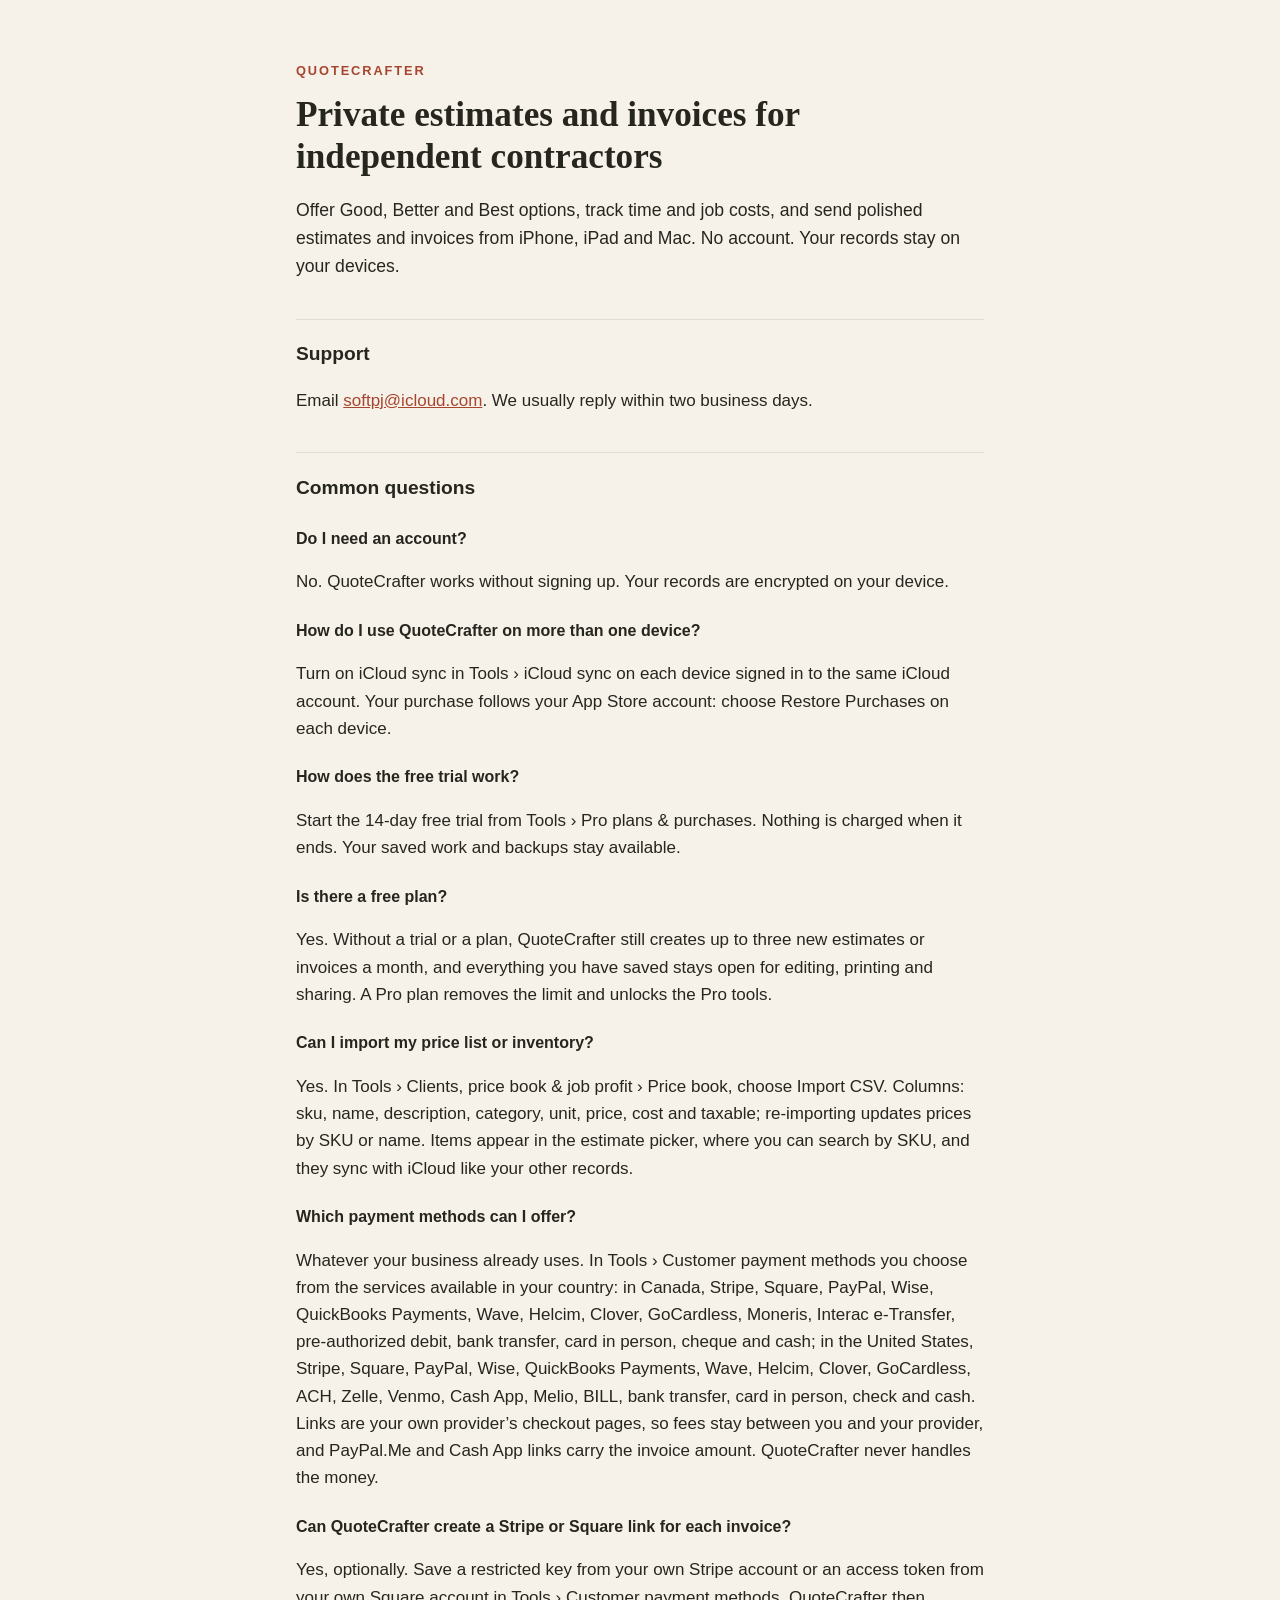
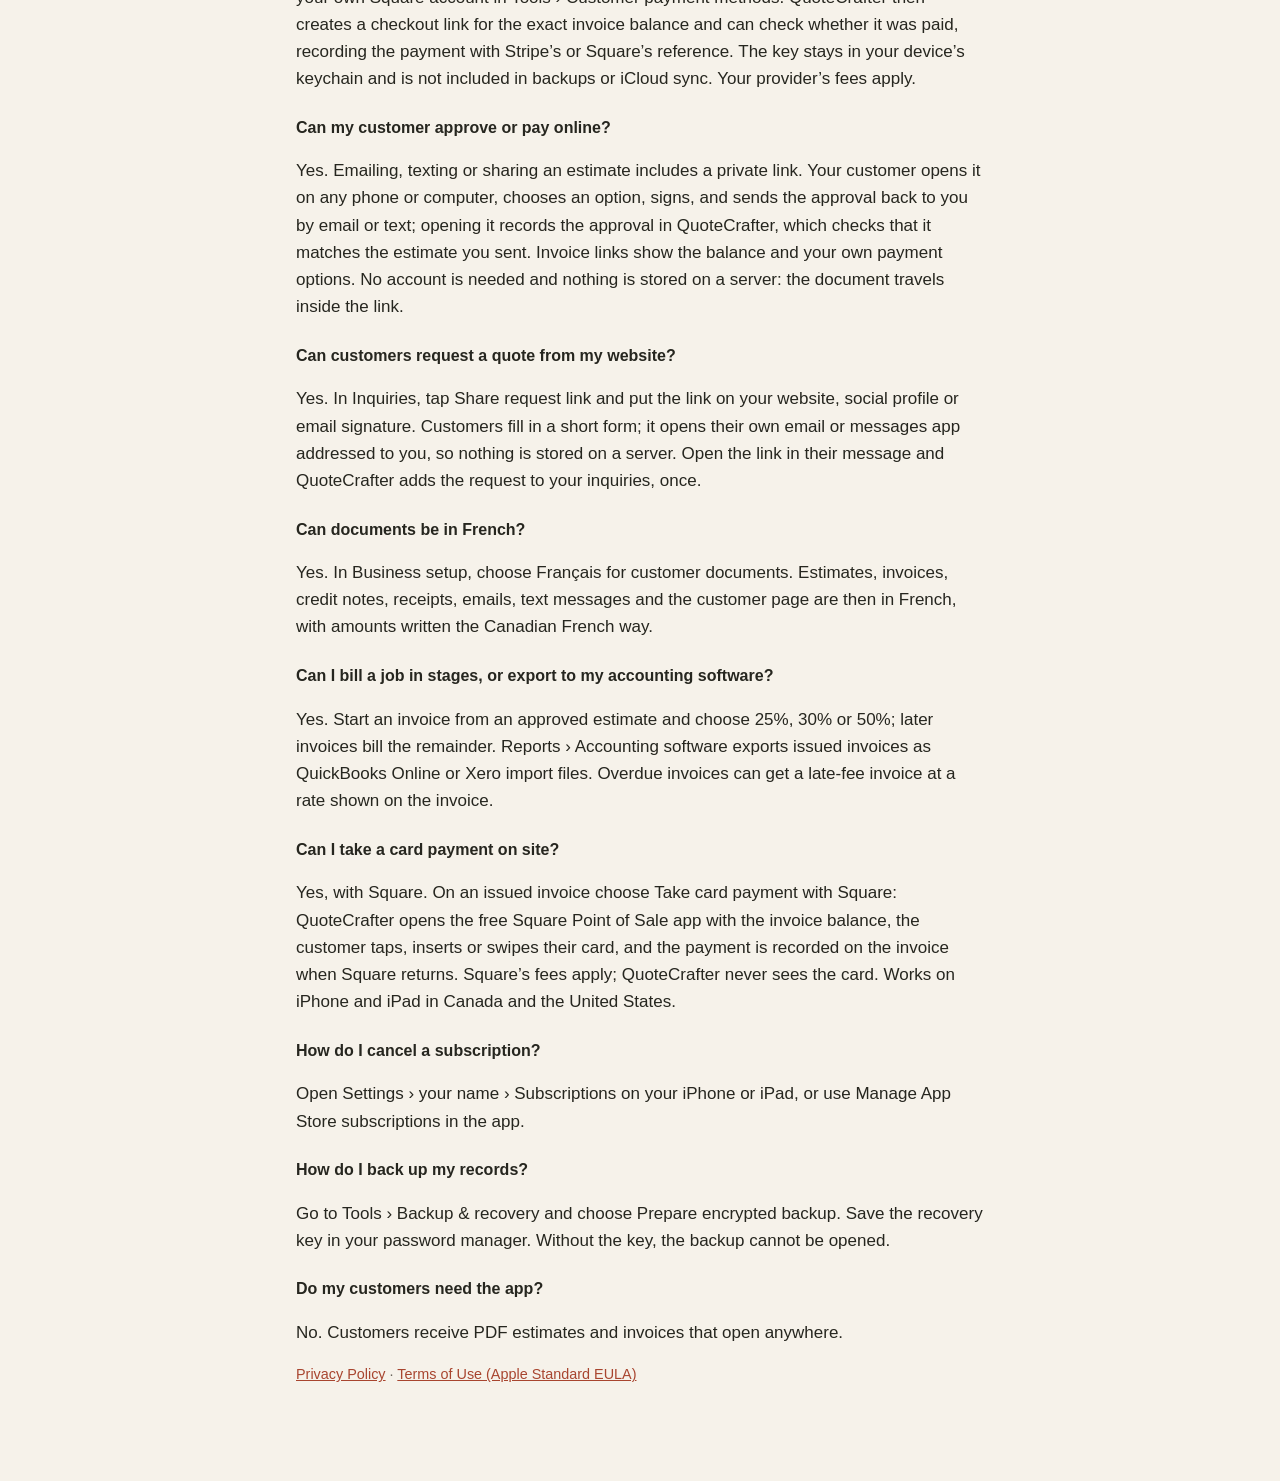
<file: index.html>
<!doctype html>
<html lang="en">
<head>
<meta charset="utf-8">
<meta name="viewport" content="width=device-width, initial-scale=1">
<title>QuoteCrafter Support</title>
<link rel="stylesheet" href="style.css">
</head>
<body>
<main>
<p class="kicker">QuoteCrafter</p>
<h1>Private estimates and invoices for independent contractors</h1>
<p class="lead">Offer Good, Better and Best options, track time and job costs, and send polished estimates and invoices from iPhone, iPad and Mac. No account. Your records stay on your devices.</p>

<h2>Support</h2>
<p>Email <a href="mailto:softpj@icloud.com">softpj@icloud.com</a>. We usually reply within two business days.</p>

<h2>Common questions</h2>
<h3>Do I need an account?</h3>
<p>No. QuoteCrafter works without signing up. Your records are encrypted on your device.</p>

<h3>How do I use QuoteCrafter on more than one device?</h3>
<p>Turn on iCloud sync in Tools &rsaquo; iCloud sync on each device signed in to the same iCloud account. Your purchase follows your App Store account: choose Restore Purchases on each device.</p>

<h3>How does the free trial work?</h3>
<p>Start the 14-day free trial from Tools &rsaquo; Pro plans &amp; purchases. Nothing is charged when it ends. Your saved work and backups stay available.</p>

<h3>Is there a free plan?</h3>
<p>Yes. Without a trial or a plan, QuoteCrafter still creates up to three new estimates or invoices a month, and everything you have saved stays open for editing, printing and sharing. A Pro plan removes the limit and unlocks the Pro tools.</p>

<h3>Can I import my price list or inventory?</h3>
<p>Yes. In Tools &rsaquo; Clients, price book &amp; job profit &rsaquo; Price book, choose Import CSV. Columns: sku, name, description, category, unit, price, cost and taxable; re-importing updates prices by SKU or name. Items appear in the estimate picker, where you can search by SKU, and they sync with iCloud like your other records.</p>

<h3>Which payment methods can I offer?</h3>
<p>Whatever your business already uses. In Tools &rsaquo; Customer payment methods you choose from the services available in your country: in Canada, Stripe, Square, PayPal, Wise, QuickBooks Payments, Wave, Helcim, Clover, GoCardless, Moneris, Interac e-Transfer, pre-authorized debit, bank transfer, card in person, cheque and cash; in the United States, Stripe, Square, PayPal, Wise, QuickBooks Payments, Wave, Helcim, Clover, GoCardless, ACH, Zelle, Venmo, Cash App, Melio, BILL, bank transfer, card in person, check and cash. Links are your own provider&rsquo;s checkout pages, so fees stay between you and your provider, and PayPal.Me and Cash App links carry the invoice amount. QuoteCrafter never handles the money.</p>

<h3>Can QuoteCrafter create a Stripe or Square link for each invoice?</h3>
<p>Yes, optionally. Save a restricted key from your own Stripe account or an access token from your own Square account in Tools &rsaquo; Customer payment methods. QuoteCrafter then creates a checkout link for the exact invoice balance and can check whether it was paid, recording the payment with Stripe&rsquo;s or Square&rsquo;s reference. The key stays in your device&rsquo;s keychain and is not included in backups or iCloud sync. Your provider&rsquo;s fees apply.</p>

<h3>Can my customer approve or pay online?</h3>
<p>Yes. Emailing, texting or sharing an estimate includes a private link. Your customer opens it on any phone or computer, chooses an option, signs, and sends the approval back to you by email or text; opening it records the approval in QuoteCrafter, which checks that it matches the estimate you sent. Invoice links show the balance and your own payment options. No account is needed and nothing is stored on a server: the document travels inside the link.</p>

<h3>Can customers request a quote from my website?</h3>
<p>Yes. In Inquiries, tap Share request link and put the link on your website, social profile or email signature. Customers fill in a short form; it opens their own email or messages app addressed to you, so nothing is stored on a server. Open the link in their message and QuoteCrafter adds the request to your inquiries, once.</p>

<h3>Can documents be in French?</h3>
<p>Yes. In Business setup, choose Français for customer documents. Estimates, invoices, credit notes, receipts, emails, text messages and the customer page are then in French, with amounts written the Canadian French way.</p>

<h3>Can I bill a job in stages, or export to my accounting software?</h3>
<p>Yes. Start an invoice from an approved estimate and choose 25%, 30% or 50%; later invoices bill the remainder. Reports &rsaquo; Accounting software exports issued invoices as QuickBooks Online or Xero import files. Overdue invoices can get a late-fee invoice at a rate shown on the invoice.</p>

<h3>Can I take a card payment on site?</h3>
<p>Yes, with Square. On an issued invoice choose Take card payment with Square: QuoteCrafter opens the free Square Point of Sale app with the invoice balance, the customer taps, inserts or swipes their card, and the payment is recorded on the invoice when Square returns. Square&rsquo;s fees apply; QuoteCrafter never sees the card. Works on iPhone and iPad in Canada and the United States.</p>

<h3>How do I cancel a subscription?</h3>
<p>Open Settings &rsaquo; your name &rsaquo; Subscriptions on your iPhone or iPad, or use Manage App Store subscriptions in the app.</p>

<h3>How do I back up my records?</h3>
<p>Go to Tools &rsaquo; Backup &amp; recovery and choose Prepare encrypted backup. Save the recovery key in your password manager. Without the key, the backup cannot be opened.</p>

<h3>Do my customers need the app?</h3>
<p>No. Customers receive PDF estimates and invoices that open anywhere.</p>

<p class="muted"><a href="privacy.html">Privacy Policy</a> &middot; <a href="https://www.apple.com/legal/internet-services/itunes/dev/stdeula/">Terms of Use (Apple Standard EULA)</a></p>
</main>
</body>
</html>
</file>
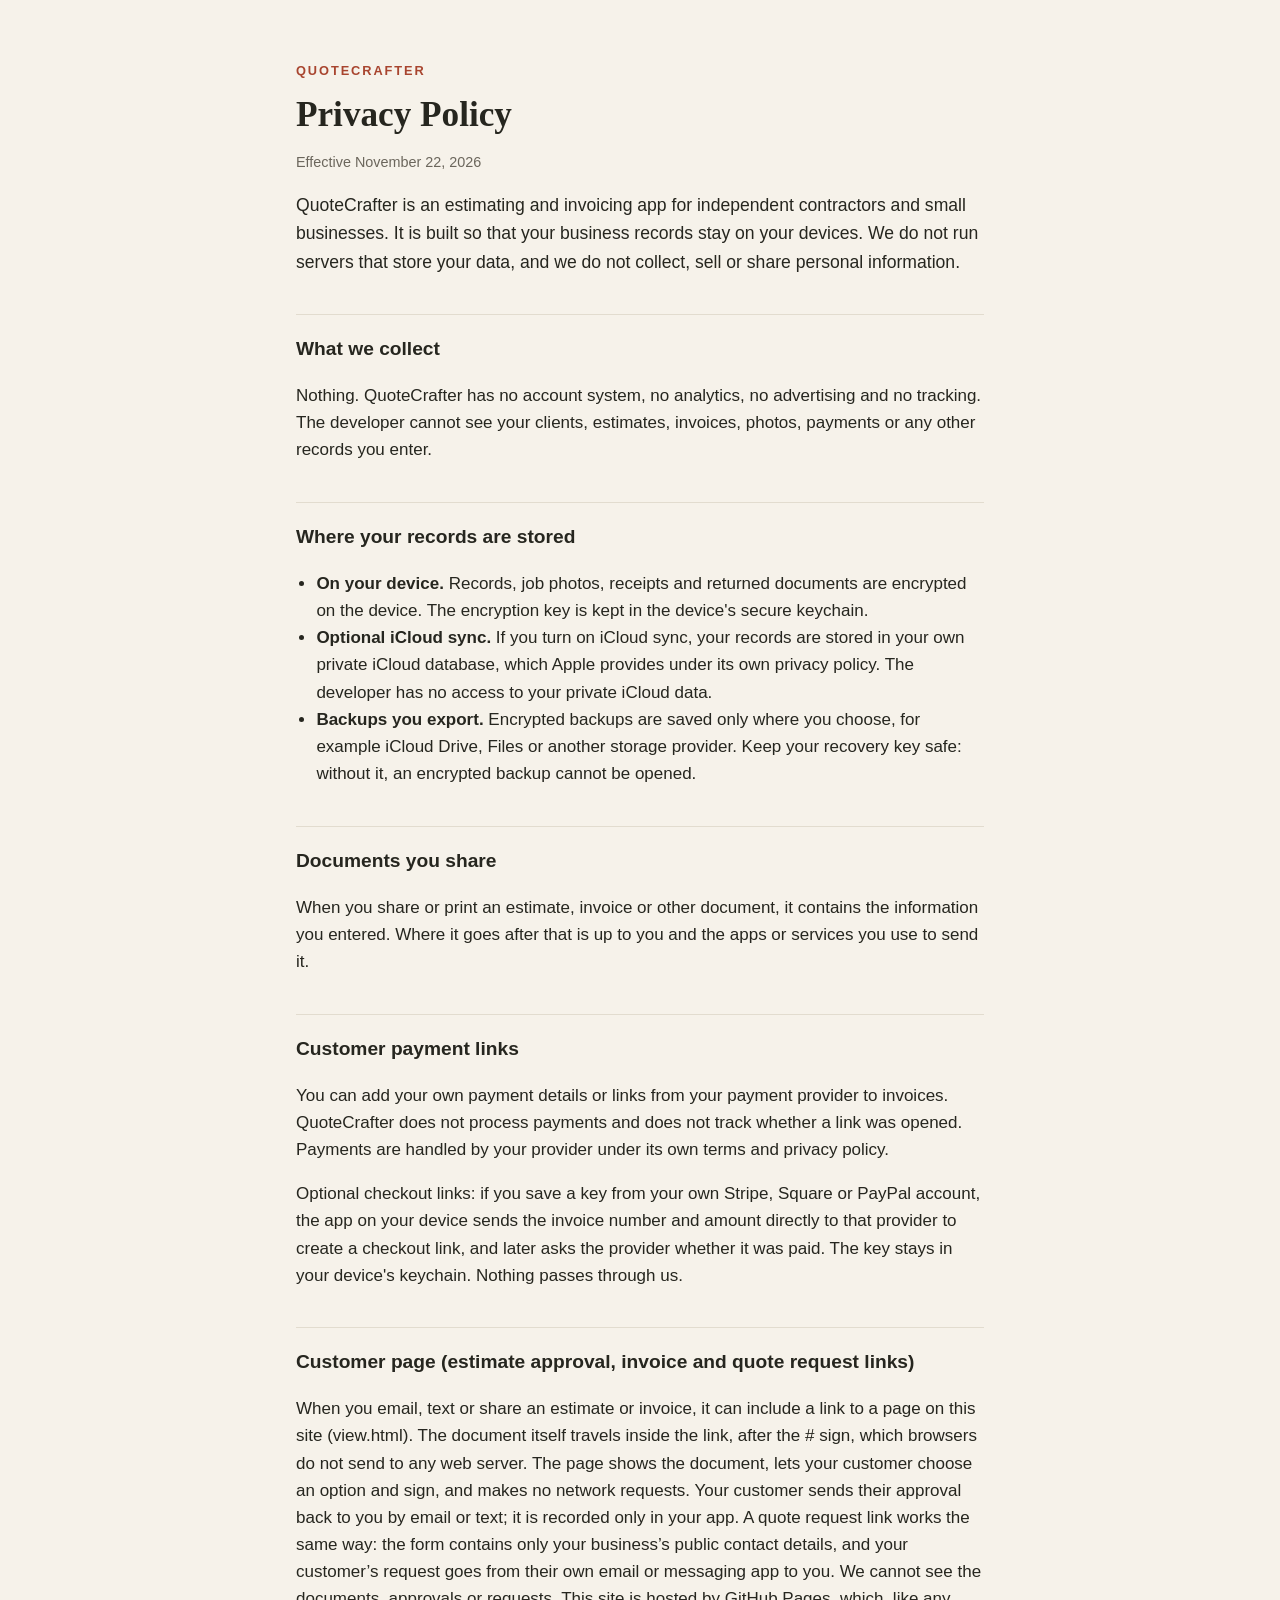
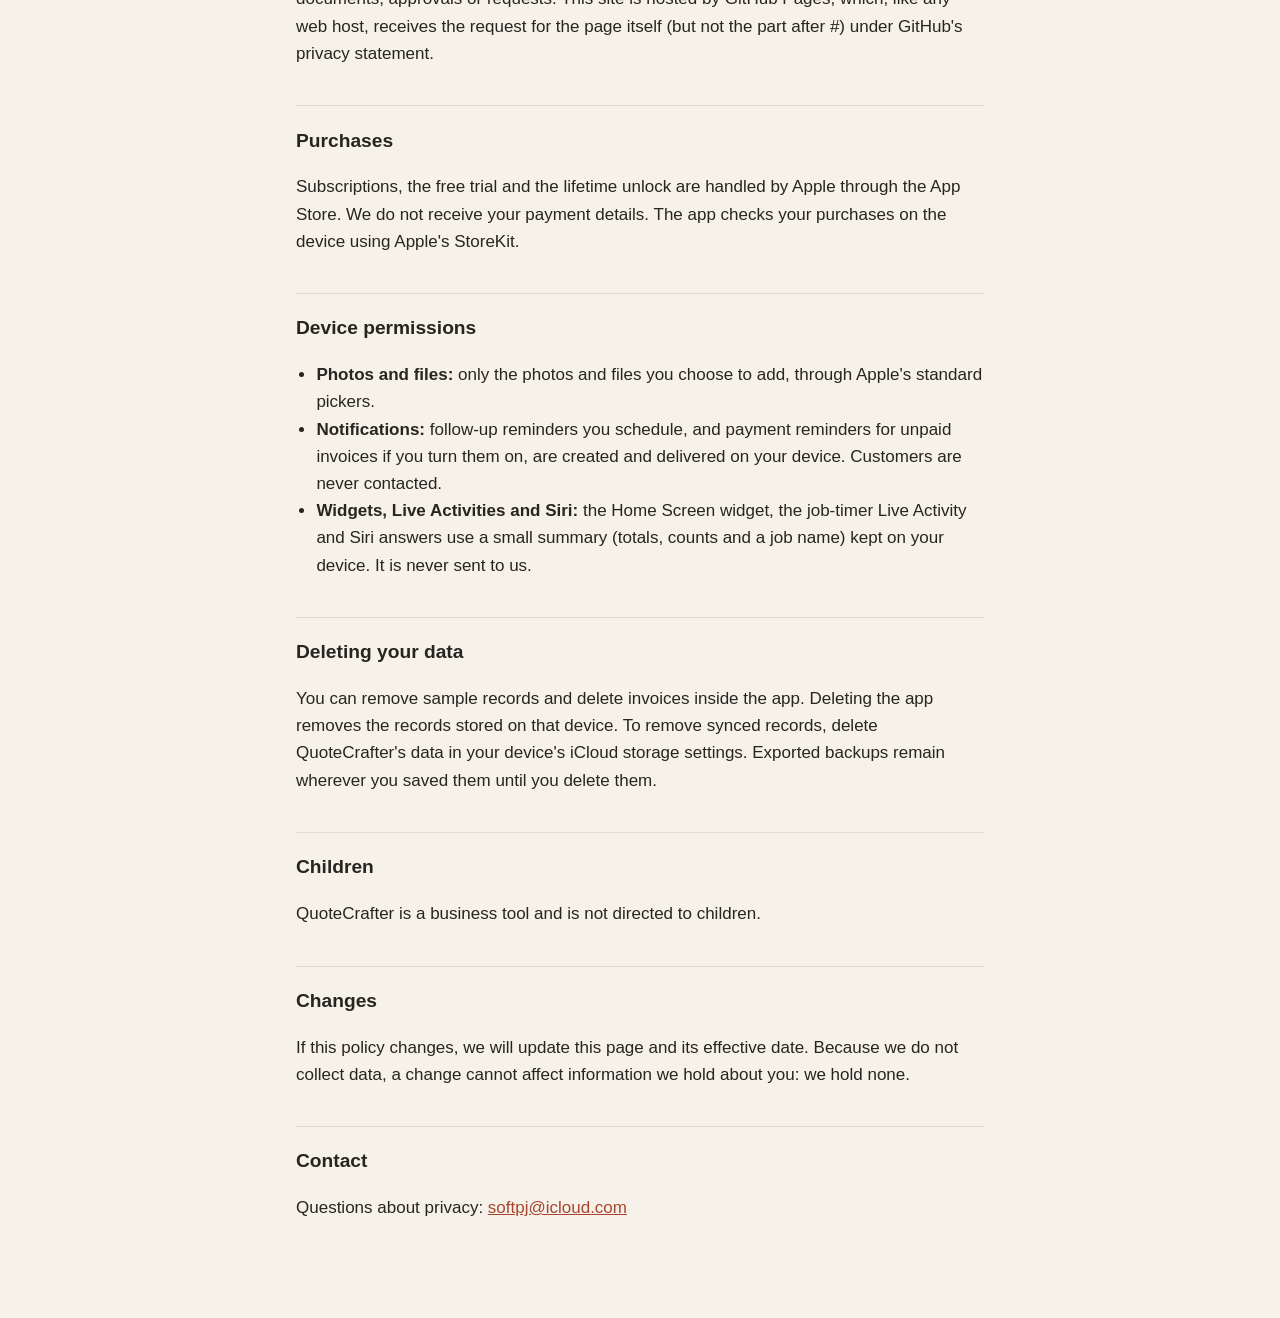
<file: privacy.html>
<!doctype html>
<html lang="en">
<head>
<meta charset="utf-8">
<meta name="viewport" content="width=device-width, initial-scale=1">
<title>QuoteCrafter Privacy Policy</title>
<link rel="stylesheet" href="style.css">
</head>
<body>
<main>
<p class="kicker"><a href="index.html">QuoteCrafter</a></p>
<h1>Privacy Policy</h1>
<p class="muted">Effective November 22, 2026</p>

<p class="lead">QuoteCrafter is an estimating and invoicing app for independent contractors and small businesses. It is built so that your business records stay on your devices. We do not run servers that store your data, and we do not collect, sell or share personal information.</p>

<h2>What we collect</h2>
<p>Nothing. QuoteCrafter has no account system, no analytics, no advertising and no tracking. The developer cannot see your clients, estimates, invoices, photos, payments or any other records you enter.</p>

<h2>Where your records are stored</h2>
<ul>
<li><strong>On your device.</strong> Records, job photos, receipts and returned documents are encrypted on the device. The encryption key is kept in the device's secure keychain.</li>
<li><strong>Optional iCloud sync.</strong> If you turn on iCloud sync, your records are stored in your own private iCloud database, which Apple provides under its own privacy policy. The developer has no access to your private iCloud data.</li>
<li><strong>Backups you export.</strong> Encrypted backups are saved only where you choose, for example iCloud Drive, Files or another storage provider. Keep your recovery key safe: without it, an encrypted backup cannot be opened.</li>
</ul>

<h2>Documents you share</h2>
<p>When you share or print an estimate, invoice or other document, it contains the information you entered. Where it goes after that is up to you and the apps or services you use to send it.</p>

<h2>Customer payment links</h2>
<p>You can add your own payment details or links from your payment provider to invoices. QuoteCrafter does not process payments and does not track whether a link was opened. Payments are handled by your provider under its own terms and privacy policy.</p>
<p>Optional checkout links: if you save a key from your own Stripe, Square or PayPal account, the app on your device sends the invoice number and amount directly to that provider to create a checkout link, and later asks the provider whether it was paid. The key stays in your device's keychain. Nothing passes through us.</p>

<h2>Customer page (estimate approval, invoice and quote request links)</h2>
<p>When you email, text or share an estimate or invoice, it can include a link to a page on this site (view.html). The document itself travels inside the link, after the # sign, which browsers do not send to any web server. The page shows the document, lets your customer choose an option and sign, and makes no network requests. Your customer sends their approval back to you by email or text; it is recorded only in your app. A quote request link works the same way: the form contains only your business’s public contact details, and your customer’s request goes from their own email or messaging app to you. We cannot see the documents, approvals or requests. This site is hosted by GitHub Pages, which, like any web host, receives the request for the page itself (but not the part after #) under GitHub's privacy statement.</p>

<h2>Purchases</h2>
<p>Subscriptions, the free trial and the lifetime unlock are handled by Apple through the App Store. We do not receive your payment details. The app checks your purchases on the device using Apple's StoreKit.</p>

<h2>Device permissions</h2>
<ul>
<li><strong>Photos and files:</strong> only the photos and files you choose to add, through Apple's standard pickers.</li>
<li><strong>Notifications:</strong> follow-up reminders you schedule, and payment reminders for unpaid invoices if you turn them on, are created and delivered on your device. Customers are never contacted.</li>
<li><strong>Widgets, Live Activities and Siri:</strong> the Home Screen widget, the job-timer Live Activity and Siri answers use a small summary (totals, counts and a job name) kept on your device. It is never sent to us.</li>
</ul>

<h2>Deleting your data</h2>
<p>You can remove sample records and delete invoices inside the app. Deleting the app removes the records stored on that device. To remove synced records, delete QuoteCrafter's data in your device's iCloud storage settings. Exported backups remain wherever you saved them until you delete them.</p>

<h2>Children</h2>
<p>QuoteCrafter is a business tool and is not directed to children.</p>

<h2>Changes</h2>
<p>If this policy changes, we will update this page and its effective date. Because we do not collect data, a change cannot affect information we hold about you: we hold none.</p>

<h2>Contact</h2>
<p>Questions about privacy: <a href="mailto:softpj@icloud.com">softpj@icloud.com</a></p>
</main>
</body>
</html>
</file>
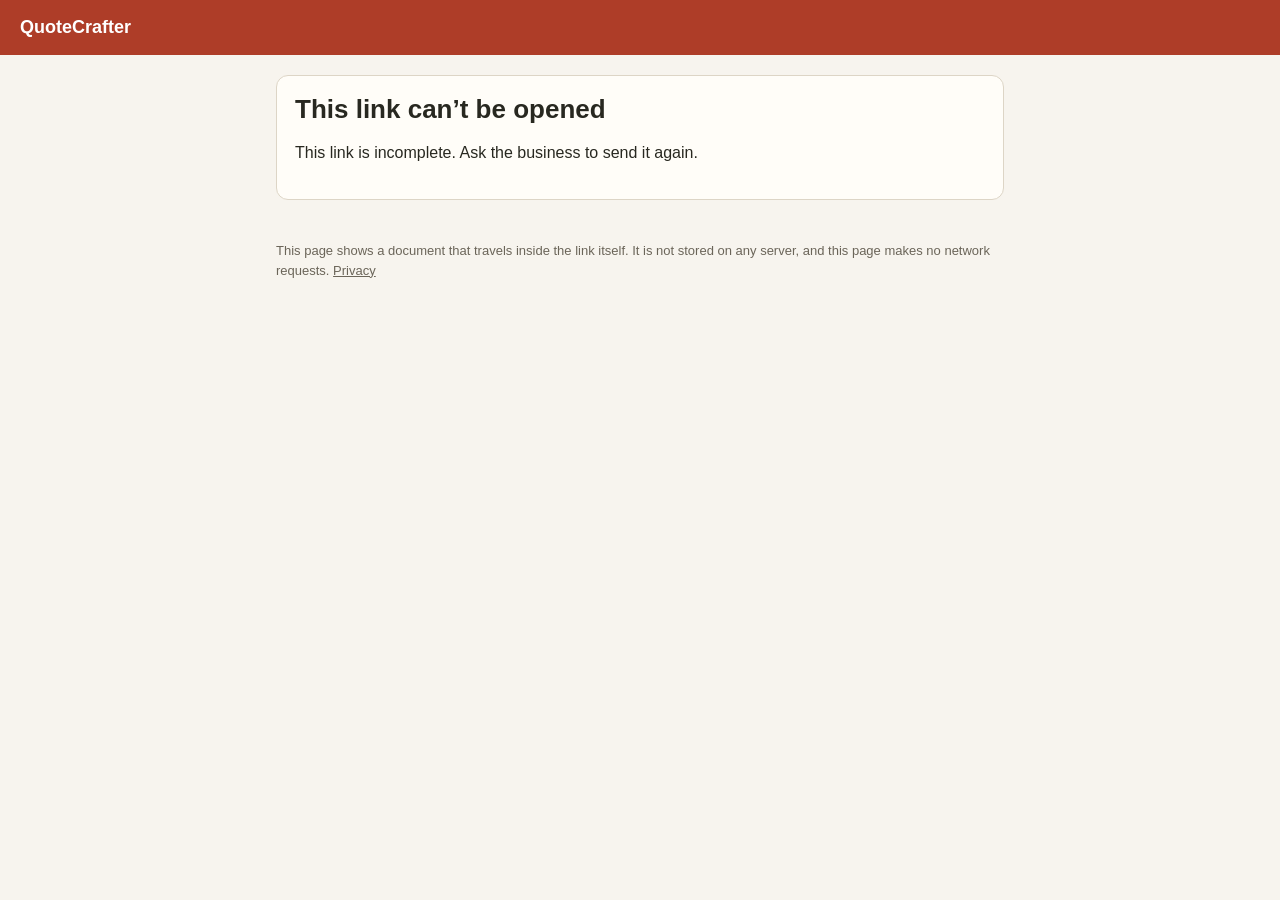
<file: view.html>
<!doctype html>
<html lang="en">
<head>
<meta charset="utf-8">
<meta name="viewport" content="width=device-width, initial-scale=1">
<meta http-equiv="Content-Security-Policy" content="default-src 'none'; script-src 'self'; style-src 'self'; img-src 'self' data:; connect-src 'none'; form-action 'none'; base-uri 'none'">
<meta name="referrer" content="no-referrer">
<meta name="robots" content="noindex, nofollow">
<title>Estimate · QuoteCrafter</title>
<link rel="stylesheet" href="view.css">
<script type="module" src="view.js"></script>
</head>
<body>
<header class="bar" id="bar"><span id="bar-name">QuoteCrafter</span></header>
<main id="app" aria-live="polite">
<noscript><p>This page needs JavaScript to show the document. Ask the business for a PDF instead.</p></noscript>
</main>
<footer class="foot">
<p>This page shows a document that travels inside the link itself. It is not stored on any server, and this page makes no network requests. <a href="privacy.html">Privacy</a></p>
</footer>
</body>
</html>
</file>
<file: style.css>
:root{--ink:#26261f;--muted:#6b665c;--accent:#a8452f;--paper:#f6f2ea;--line:#e2dccf}
@media (prefers-color-scheme:dark){:root{--ink:#eeeae1;--muted:#aaa497;--accent:#e08a72;--paper:#1c1b18;--line:#3a3833}}
*{box-sizing:border-box}
body{margin:0;background:var(--paper);color:var(--ink);font:17px/1.6 -apple-system,BlinkMacSystemFont,"Segoe UI",sans-serif}
main{max-width:720px;margin:0 auto;padding:48px 16px 80px}
h1{font-family:Georgia,"Times New Roman",serif;font-size:2.2rem;line-height:1.2;margin:.2em 0 .4em}
h2{font-size:1.2rem;margin:2em 0 .4em;padding-top:1em;border-top:1px solid var(--line)}
h3{font-size:1rem;margin:1.4em 0 .2em}
a{color:var(--accent)}
.kicker{text-transform:uppercase;letter-spacing:.15em;font-size:.8rem;font-weight:700;color:var(--accent)}
.kicker a{text-decoration:none}
.lead{font-size:1.1rem}
.muted{color:var(--muted);font-size:.9rem}
ul{padding-left:1.2em}
</file>
<file: view.css>
:root{--accent:#AE3D28;--ink:#282820;--muted:#6B6559;--line:#DDD5C6;--paper:#FFFDF8;--bg:#F7F4EE}
*{box-sizing:border-box}
body{margin:0;background:var(--bg);color:var(--ink);font:16px/1.5 -apple-system,BlinkMacSystemFont,"Segoe UI",Roboto,sans-serif}
.bar{background:var(--accent);color:#fff;padding:14px 20px;font-weight:700;font-size:18px}
main{max-width:760px;margin:0 auto;padding:20px 16px 8px}
.card{background:var(--paper);border:1px solid var(--line);border-radius:12px;padding:18px 18px;margin:0 0 16px}
.kicker{font-size:12px;letter-spacing:.12em;text-transform:uppercase;color:var(--accent);font-weight:700;margin:0 0 6px}
h1{font-size:26px;line-height:1.2;margin:0 0 6px}
h2{font-size:18px;margin:0 0 10px}
.muted{color:var(--muted);font-size:14px}
.pre{white-space:pre-wrap}
table{width:100%;border-collapse:collapse;font-size:15px}
th,td{text-align:left;padding:8px 4px;border-bottom:1px solid var(--line);vertical-align:top}
th{font-size:12px;text-transform:uppercase;letter-spacing:.06em;color:var(--muted)}
td.n,th.n{text-align:right;white-space:nowrap}
.totals{margin-top:10px}
.totals div{display:flex;justify-content:space-between;padding:4px 0}
.totals .grand{font-weight:800;font-size:20px;border-top:2px solid var(--ink);margin-top:6px;padding-top:8px}
.packages{display:grid;gap:10px}
.pkg{display:block;border:2px solid var(--line);border-radius:10px;padding:12px 14px;cursor:pointer;background:#fff}
.pkg.on{border-color:var(--accent);background:#F6E6E0}
.pkg input{margin-right:8px}
.pkg .price{float:right;font-weight:700}
.tag{display:inline-block;font-size:11px;font-weight:700;color:#fff;background:var(--accent);border-radius:4px;padding:1px 6px;margin-left:6px;vertical-align:middle}
label.check{display:flex;gap:10px;align-items:flex-start;margin:10px 0}
input[type=text]{width:100%;font:inherit;padding:12px;border:1px solid #C9BFAE;border-radius:8px;background:#fff}
canvas{width:100%;height:160px;border:1px dashed #A89F8E;border-radius:8px;background:#fff;touch-action:none;display:block}
.row{display:flex;gap:10px;flex-wrap:wrap;margin-top:12px}
button,.btn{font:inherit;font-weight:700;border:0;border-radius:10px;padding:13px 18px;background:var(--accent);color:#fff;cursor:pointer;text-decoration:none;display:inline-block;min-height:48px}
button.ghost,.btn.ghost{background:transparent;color:var(--ink);border:1px solid #C9BFAE}
button[disabled]{opacity:.45;cursor:not-allowed}
.error{color:#963F2C;font-weight:600}
.ok{background:#EAF2EC;border-color:#B9D3C0}
.foot{max-width:760px;margin:0 auto;padding:4px 16px 32px;color:var(--muted);font-size:13px}
.foot a{color:var(--muted)}
textarea,input[type=email],input[type=tel]{width:100%;font:inherit;padding:12px;border:1px solid #C9BFAE;border-radius:8px;background:#fff}
textarea{resize:vertical}
.form label{display:block;font-weight:600}
.form label input,.form label textarea{margin-top:6px;font-weight:400}
.choices{display:flex;flex-wrap:wrap;gap:8px;margin:-4px 0 14px}
.form label.choice{display:inline-flex;align-items:center;gap:8px;font-weight:500;border:1px solid #C9BFAE;border-radius:999px;padding:8px 14px;background:#fff;cursor:pointer;min-height:44px}
.form label.choice input{margin:0}
</file>
